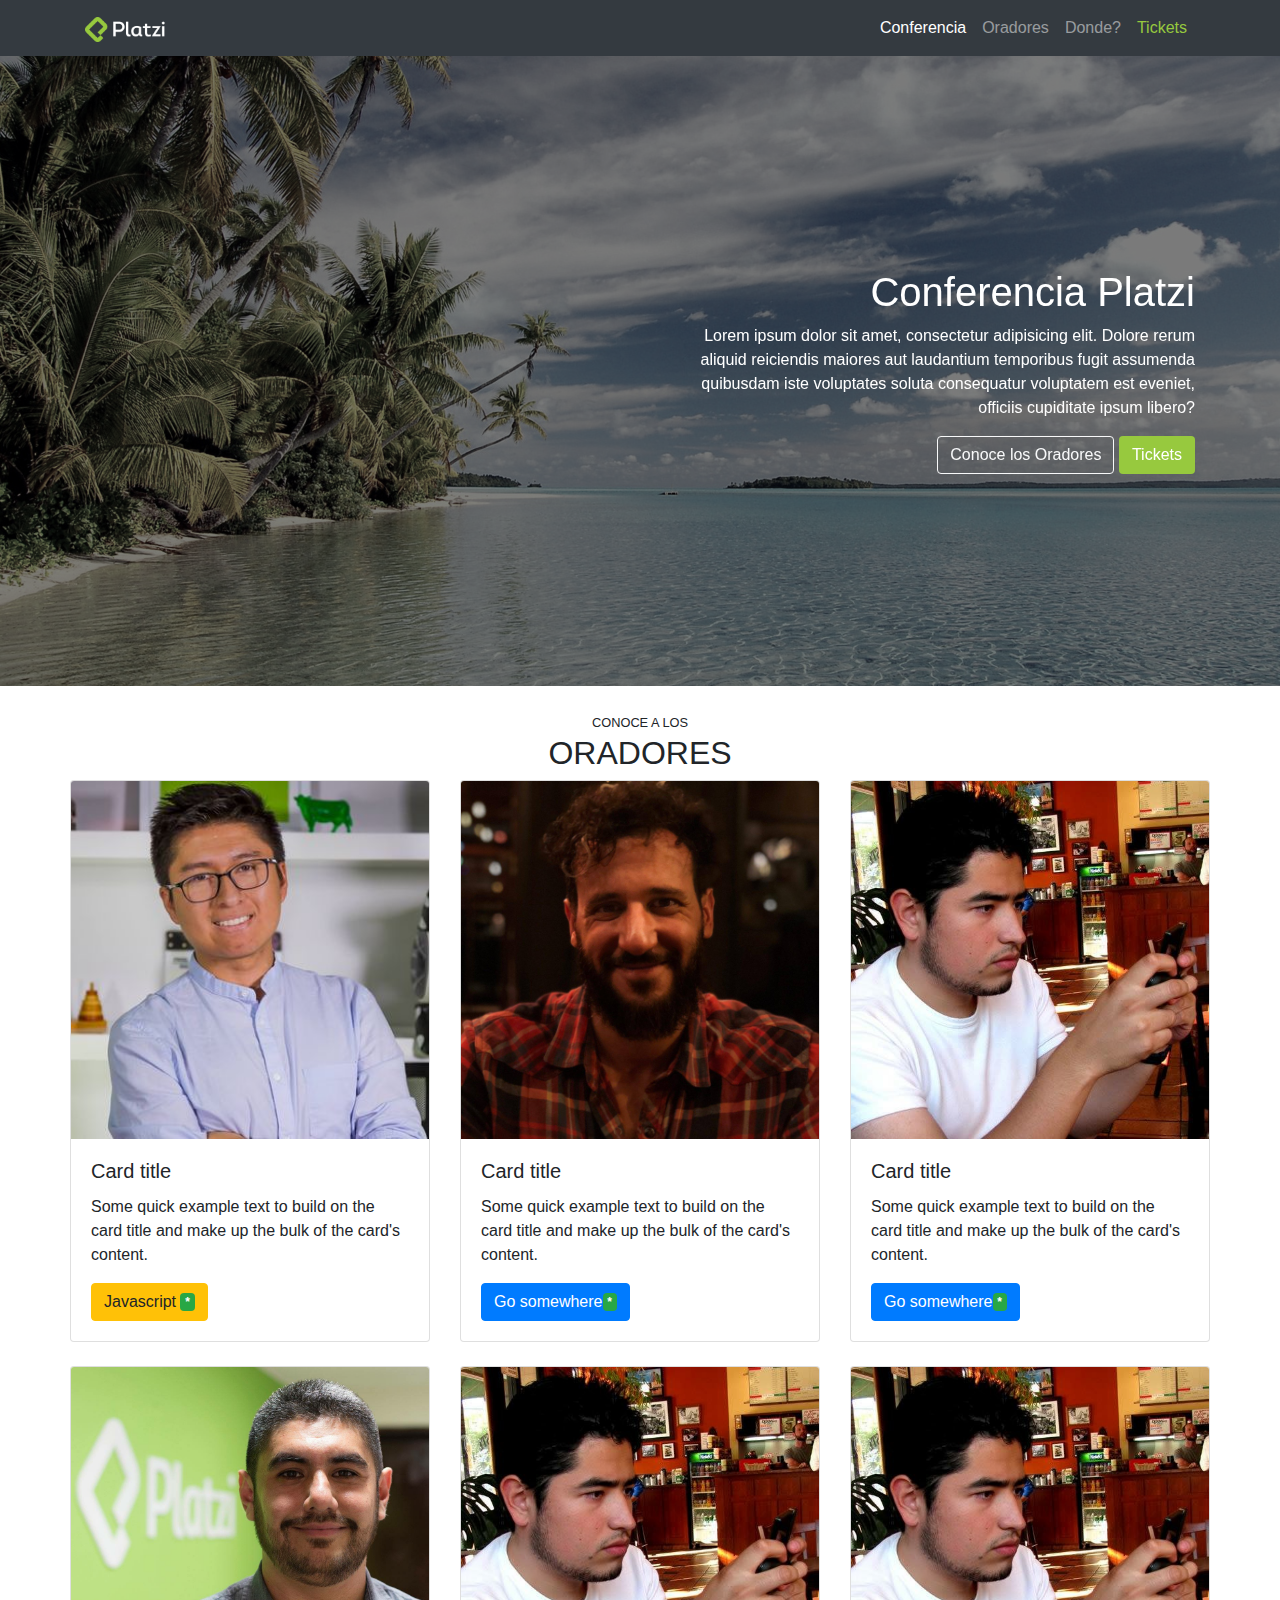
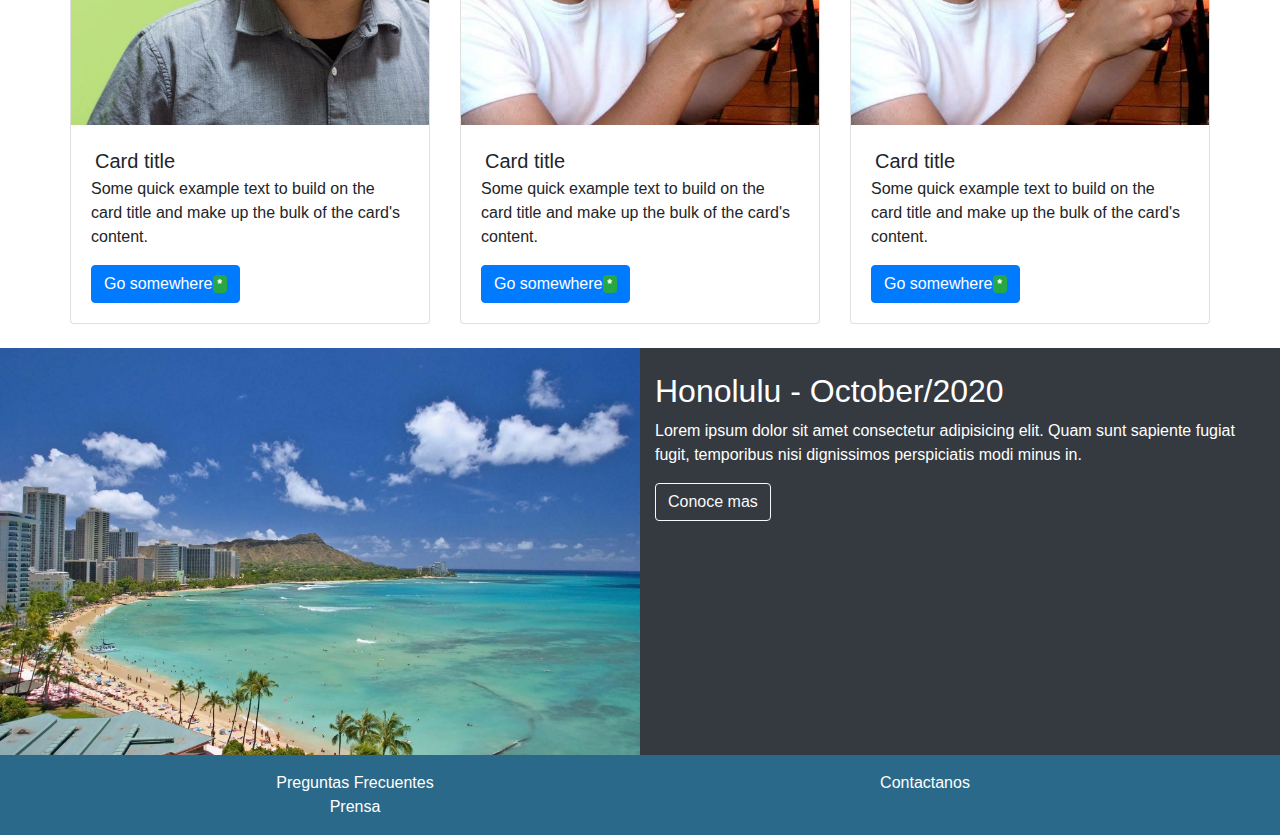
<file: indexplatzi.html>
<!doctype html>
<html lang="en">
  <head>
    <!-- Required meta tags -->
    <meta charset="utf-8">
    <meta name="viewport" content="width=device-width, initial-scale=1, shrink-to-fit=no">

    <!-- Bootstrap CSS -->
    <link rel="stylesheet" href="https://stackpath.bootstrapcdn.com/bootstrap/4.3.1/css/bootstrap.min.css" integrity="sha384-ggOyR0iXCbMQv3Xipma34MD+dH/1fQ784/j6cY/iJTQUOhcWr7x9JvoRxT2MZw1T" crossorigin="anonymous">
    <link rel="stylesheet" href="estilo.css">
    <title>Hello, world!</title>
  </head>
  <body>
    
    <nav class="navbar navbar-expand-lg navbar-dark bg-dark">
        <div class="container">

            <a id="Header" class="navbar-brand" href="#">
                <img src="assets/images/platzi-logo.png" alt=""> 
            </a>
            <button class="navbar-toggler" type="button" data-toggle="collapse" data-target="#navbarSupportedContent" aria-controls="navbarSupportedContent" aria-expanded="false" aria-label="Toggle navigation">
              <span class="navbar-toggler-icon"></span>
            </button>
          
            <div class="collapse navbar-collapse" id="navbarSupportedContent">
              <ul class="navbar-nav ml-auto">
                <li class="nav-item active">
                  <a class="nav-link" href="#">Conferencia </a>
                </li>
                <li class="nav-item">
                  <a class="nav-link" href="#">Oradores</a>
                </li>
                <li class="nav-item">
                  <a class="nav-link" href="#">Donde?</a>
                </li>
                <li class="nav-item">
                  <a class="nav-link text-platzi" href="#">Tickets</a>
                </li>  
              </ul>
            </div>   
        </div>     
    </nav>

    <main id="main">
        <div id="carousel" class="carousel slide carousel-fade" data-ride="carousel" data-pause="false">
            <div class="carousel-inner">
                <div class="carousel-item active">
                    <img class="d-block w-100" src="assets/images/hawaii.jpg" alt="Hawai1">
                </div>
                <div class="carousel-item">
                    <img class="d-block w-100" src="assets/images/hawaii2.jpg" alt="Hawai2">
                </div>
                <div class="carousel-item">
                    <img class="d-block w-100" src="assets/images/hawaii3.jpeg" alt="Hawai3">
                </div>
                <div class="overlay">
                    <div class="container">
                        <div class="row align-items-center">
                            <div class="col-md-6 offset-md-6 text-center text-md-right">
                                <h1>
                                 Conferencia Platzi
                                </h1>
                                <p class="d-none d-sm-block">
                                 Lorem ipsum dolor sit amet, consectetur adipisicing elit. Dolore rerum aliquid reiciendis maiores aut laudantium temporibus fugit assumenda quibusdam iste voluptates soluta consequatur voluptatem est eveniet, officiis cupiditate ipsum libero?
                                </p>
                                <a  class="btn btn-outline-light" href="#">Conoce los Oradores</a>
                                <button type="button" class="btn btn-overlay-b">Tickets</button>
                            </div>
                        </div>
                    </div>
                </div>
            </div>

        </div>
    </main>

    <section id="speakers" class="mt-4">
      <div class="container">
        <div class="row">
          <div class="col text-center text-uppercase">
            <small> Conoce a los </small>
            <h2 >Oradores</h2>
          </div>
          <div class="row mb-4">
            <div class="col-md-4 col-sm-6 mb-4 " >
              <div class="card" >
                <img src="assets/speakers/leonidas2.jpeg" class="card-img-top" alt="...">
                <div class="card-body">
                  <h5 class="card-title">Card title</h5>
                  <p class="card-text">Some quick example text to build on the card title and make up the bulk of the card's content.</p>
                  <a href="#" class="btn btn-warning">Javascript <span class="badge badge-success">*</span></a>
                </div>
              </div>
            </div>
            <div class="col-md-4 col-sm-6 mb-44" >
              <div class="card" >
                <img src="assets/speakers/sacha.jpg" class="card-img-top" alt="...">
                <div class="card-body">
                  <h5 class="card-title">Card title</h5>
                  <p class="card-text">Some quick example text to build on the card title and make up the bulk of the card's content.</p>
                  <a href="#" class="btn btn-primary">Go somewhere<span class="badge badge-success">*</span></a>
                </div>
              </div>
            </div>
            <div class="col-md-4 col-sm-6 mb-4">
              <div class="card" >
                <img src="assets/speakers/freddy.jpeg" class="card-img-top" alt="...">
                <div class="card-body">
                  <h5 class="card-title">Card title</h5>
                  <p class="card-text">Some quick example text to build on the card title and make up the bulk of the card's content.</p>
                  <a href="#" class="btn btn-primary">Go somewhere<span class="badge badge-success">*</span></a>
                </div>
              </div>
            </div>
            <div class="col-md-4 col-sm-6">
              <div class="card" >
                <img src="assets/speakers/cvander.jpeg" class="card-img-top" alt="...">
                <div class="card-body">
                  <h5 class="card-title m-1 m-1">Card title</h5>
                  <p class="card-text">Some quick example text to build on the card title and make up the bulk of the card's content.</p>
                  <a href="#" class="btn btn-primary">Go somewhere<span class="badge badge-success">*</span></a>
                </div>
              </div>
            </div>
            <div class="col-md-4 col-sm-6">
              <div class="card" >
                <img src="assets/speakers/freddy.jpeg" class="card-img-top" alt="...">
                <div class="card-body">
                  <h5 class="card-title m-1">Card title</h5>
                  <p class="card-text">Some quick example text to build on the card title and make up the bulk of the card's content.</p>
                  <a href="#" class="btn btn-primary">Go somewhere<span class="badge badge-success">*</span></a>
                </div>
              </div>
            </div>
            <div class="col-md-4 col-sm-6">
              <div class="card" >
                <img src="assets/speakers/freddy.jpeg" class="card-img-top" alt="...">
                <div class="card-body">
                  <h5 class="card-title m-1">Card title</h5>
                  <p class="card-text">Some quick example text to build on the card title and make up the bulk of the card's content.</p>
                  <a href="#" class="btn btn-primary">Go somewhere<span class="badge badge-success">*</span></a>
                </div>
              </div>
            </div>
          </div>
        </div>
      </div>
    </section>


    <section id="date">
      <div class="container-fluid">
        <div class="row ">
          <div class="col-12 col-lg-6 col-md-12 pl-0 pr-0 mb-0">
            <img src="assets/images/honolulu.jpg" alt="">
          </div>
          <div class="col-12 col-lg-6 col-md-12 pt-4 pb-4">
            <h2>Honolulu - October/2020</h2>
            <p>Lorem ipsum dolor sit amet consectetur adipisicing elit. Quam sunt sapiente fugiat fugit, temporibus nisi dignissimos perspiciatis modi minus in.</p>
            <a class="btn btn-outline-light" href="www.google.com" role="button">Conoce mas </a>
          </div>
        </div>
      </div>
    </section>


    <footer id="footer">
        <div class="container">
            <div class="row">
                <div class="col-md-4 col-lg-6">
                    <a href="#">Preguntas Frecuentes</a>
                </div>
                <div class="col-md-4 col-lg-6">
                    <a href="#">Contactanos</a>
                </div>
                <div class="col-md-4 col-lg-6">
                    <a href="#">Prensa</a>
                </div>
            </div>
        </div>
    </footer>



    <script src="https://code.jquery.com/jquery-3.3.1.slim.min.js" integrity="sha384-q8i/X+965DzO0rT7abK41JStQIAqVgRVzpbzo5smXKp4YfRvH+8abtTE1Pi6jizo" crossorigin="anonymous"></script>
    <script src="https://cdnjs.cloudflare.com/ajax/libs/popper.js/1.14.7/umd/popper.min.js" integrity="sha384-UO2eT0CpHqdSJQ6hJty5KVphtPhzWj9WO1clHTMGa3JDZwrnQq4sF86dIHNDz0W1" crossorigin="anonymous"></script>
    <script src="https://stackpath.bootstrapcdn.com/bootstrap/4.3.1/js/bootstrap.min.js" integrity="sha384-JjSmVgyd0p3pXB1rRibZUAYoIIy6OrQ6VrjIEaFf/nJGzIxFDsf4x0xIM+B07jRM" crossorigin="anonymous"></script>
  </body>
</html>
</file>
<file: estilo.css>
.text-platzi {
    color: #97c93e !important;
}

#Header img {
    width: 80px;
}


#main .carousel-inner img {
    max-height: 70vh;
    object-fit: cover;
    filter: grayscale(70%);
}

#carousel {
    position: relative;
}

#carousel .overlay {
    position: absolute;
    top: 0;
    bottom: 0;
    left: 0;
    right: 0;
    background-color: rgba(0, 0, 0, 0.5);
    color: white;
    z-index: 1;
}

#carousel .overlay .container, 
#carousel .overlay .row {
    height: 100%;
}

.btn-overlay-b {
    background-color: #97c93e;
    color: white;
}

.btn-overlay-b:hover {
    background-color: #6a8c2d; 
    color: white;
}

#date img {
    max-width:100%;
}

#date {
    background-color: #343a40;
    color: white;
}

#footer {
    padding: 1em 0;
    background: #2b698a;
    text-align: center;
}

#footer a {
    color: white;
}
</file>
